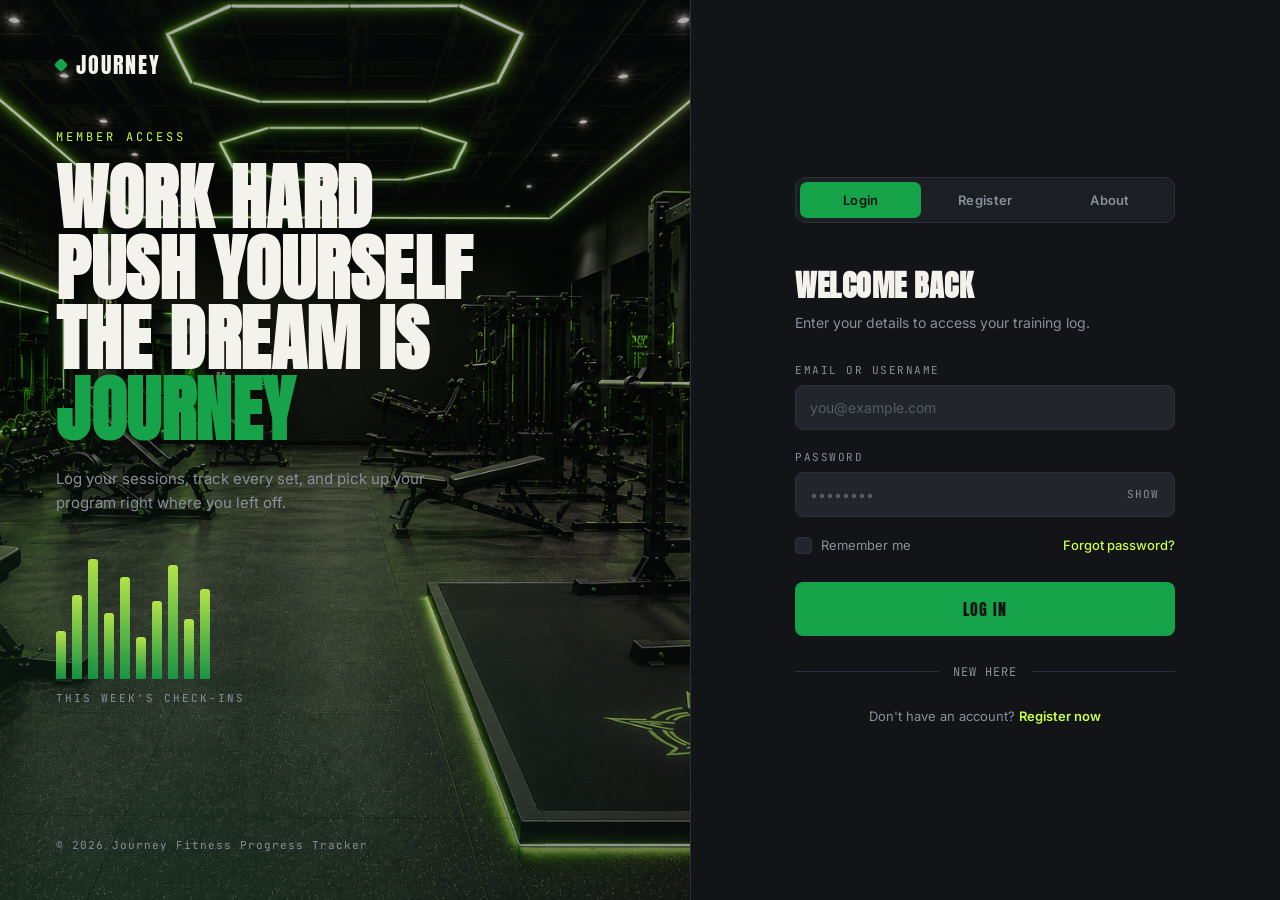
<file: index.html>
<!DOCTYPE html>
<html lang="en">
<head>
<meta charset="UTF-8">
<meta name="viewport" content="width=device-width, initial-scale=1.0">
<title>JOURNEY — Login</title>
<link rel="preconnect" href="https://fonts.googleapis.com">
<link href="https://fonts.googleapis.com/css2?family=Anton&family=Inter:wght@400;500;600;700&family=JetBrains+Mono:wght@500;700&display=swap" rel="stylesheet">
<link rel="stylesheet" href="login.css">
  
</head>
<body>

  <section class="panel-left">

    

    <div class="brand"><span class="dot"></span>JOURNEY</div>

    <div class="hero">
      <div class="eyebrow">Member Access</div>
      <h1 class="headline">Work Hard<br>Push yourself<br>The Dream is<br><span>JOURNEY</span></h1>
      <p class="sub">Log your sessions, track every set, and pick up your program right where you left off.</p>

      <div class="tally" aria-hidden="true">
        <div class="bar"></div><div class="bar"></div><div class="bar"></div><div class="bar"></div><div class="bar"></div>
        <div class="bar"></div><div class="bar"></div><div class="bar"></div><div class="bar"></div><div class="bar"></div>
      </div>
      <div class="tally-label">This week's check-ins</div>
    </div>

    <div class="foot-note">© 2026 Journey Fitness Progress Tracker</div>
  </section>

  <section class="panel-right">
    <div class="form-wrap">

      <nav class="tabs">
        <a href="#" class="active">Login</a>
        <a href="register.html">Register</a>
        <a href="about.html">About</a>
      </nav>

      <h2 class="form-title">Welcome back</h2>
      <p class="form-desc">Enter your details to access your training log.</p>

      <form action="#" method="POST">
        <div class="field">
          <label for="identifier">Email or Username</label>
          <div class="input-row">
            <input type="text" id="identifier" name="identifier" placeholder="you@example.com" autocomplete="username" required>
          </div>
        </div>

        <div class="field">
          <label for="password">Password</label>
          <div class="input-row">
            <input type="password" id="password" name="password" placeholder="••••••••" autocomplete="current-password" required>
            <button type="button" class="toggle-visibility" id="toggleBtn" aria-label="Show password">Show</button>
          </div>
        </div>

        <div class="row-between">
          <label class="remember">
            <input type="checkbox" id="remember" name="remember">
            <span>Remember me</span>
          </label>
          <a href="forgotpass.html" class="forgot">Forgot password?</a>
        </div>

        <button type="submit" class="btn-submit">Log In</button>
      </form>

      <div class="divider">New here</div>

      <p class="signup-note">Don't have an account? <a href="register.html">Register now</a></p>

    </div>
  </section>


<script src="login.js"></script>

</body>
</html>
</file>
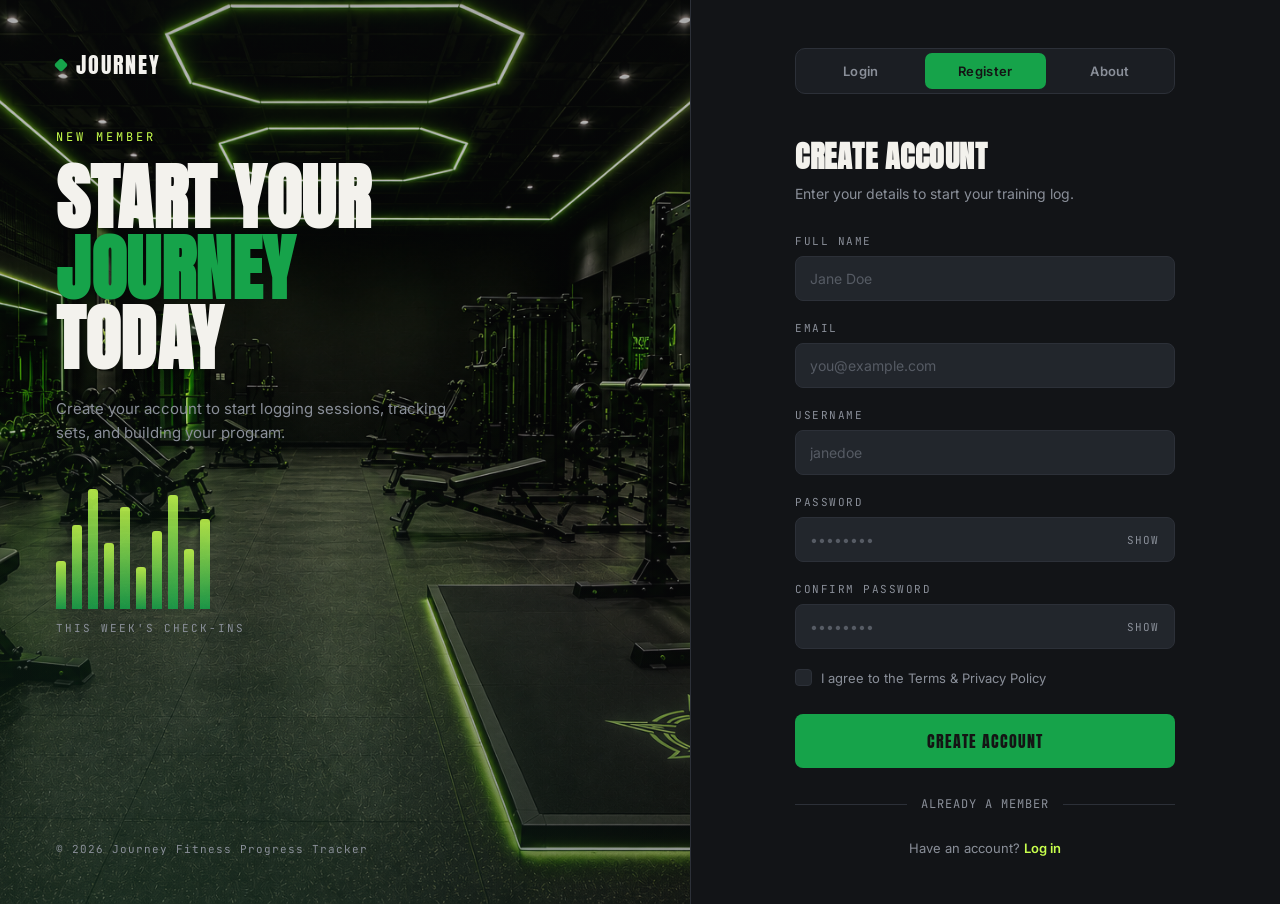
<file: register.html>
<!DOCTYPE html>
<html lang="en">
<head>
<meta charset="UTF-8">
<meta name="viewport" content="width=device-width, initial-scale=1.0">
<title>JOURNEY — Register</title>
<link rel="preconnect" href="https://fonts.googleapis.com">
<link href="https://fonts.googleapis.com/css2?family=Anton&family=Inter:wght@400;500;600;700&family=JetBrains+Mono:wght@500;700&display=swap" rel="stylesheet">
<link rel="stylesheet" href="login.css">

</head>
<body>

  <section class="panel-left">
    <div class="brand"><span class="dot"></span>JOURNEY</div>

    <div class="hero">
  <div class="eyebrow">New Member</div>
  <h1 class="headline">Start your<br><span>JOURNEY</span><br>Today</h1>
  <p class="sub">Create your account to start logging sessions, tracking sets, and building your program.</p>

      <div class="tally" aria-hidden="true">
        <div class="bar"></div><div class="bar"></div><div class="bar"></div><div class="bar"></div><div class="bar"></div>
        <div class="bar"></div><div class="bar"></div><div class="bar"></div><div class="bar"></div><div class="bar"></div>
      </div>
      <div class="tally-label">This week's check-ins</div>
    </div>

    <div class="foot-note">© 2026 Journey Fitness Progress Tracker</div>
  </section>

  <section class="panel-right">
    <div class="form-wrap">

      <nav class="tabs">
        <a href="index.html">Login</a>
        <a href="#" class="active">Register</a>
        <a href="about.html">About</a>
      </nav>

      <h2 class="form-title">Create account</h2>
      <p class="form-desc">Enter your details to start your training log.</p>

      <form action="#" method="POST">
        <div class="field">
          <label for="fullname">Full Name</label>
          <div class="input-row">
            <input type="text" id="fullname" name="fullname" placeholder="Jane Doe" autocomplete="name" required>
          </div>
        </div>

        <div class="field">
          <label for="email">Email</label>
          <div class="input-row">
            <input type="email" id="email" name="email" placeholder="you@example.com" autocomplete="email" required>
          </div>
        </div>

        <div class="field">
          <label for="username">Username</label>
          <div class="input-row">
            <input type="text" id="username" name="username" placeholder="janedoe" autocomplete="username" required>
          </div>
        </div>

        <div class="field">
          <label for="password">Password</label>
          <div class="input-row">
            <input type="password" id="password" name="password" placeholder="••••••••" autocomplete="new-password" required>
            <button type="button" class="toggle-visibility" id="toggleBtn" aria-label="Show password">Show</button>
          </div>
        </div>

        <div class="field">
          <label for="confirm-password">Confirm Password</label>
          <div class="input-row">
            <input type="password" id="confirm-password" name="confirm-password" placeholder="••••••••" autocomplete="new-password" required>
            <button type="button" class="toggle-visibility" id="toggleBtn2" aria-label="Show password">Show</button>
          </div>
        </div>

        <div class="row-between">
          <label class="remember">
            <input type="checkbox" id="terms" name="terms" required>
            <span>I agree to the Terms &amp; Privacy Policy</span>
          </label>
        </div>

        <button type="submit" class="btn-submit">Create Account</button>
      </form>

      <div class="divider">Already a member</div>

      <p class="signup-note">Have an account? <a href="index.html">Log in</a></p>

    </div>
  </section>


<script src="register.js"></script>

</body>
</html>
</file>
<file: login.css>
:root{
    --bg:#121417;
    --surface:#1B1E23;
    --surface-2:#22262C;
    --line:#2C3038;
    --text:#F3F2ED;
    --text-muted:#8A8F99;
    --accent:#16a34a;
    --accent-2:#C8FF4D;
  }

  *{box-sizing:border-box;margin:0;padding:0;}

  body{
    font-family:'Inter',sans-serif;
    background:var(--bg);
    color:var(--text);
    min-height:100vh;
    display:flex;
  }

  a{color:inherit;text-decoration:none;}

  /* ===== LEFT PANEL ===== */
.panel-left{
  flex:1.1;
  position:relative;
  display:flex;
  flex-direction:column;
  justify-content:space-between;
  padding:48px 56px;
  background:
    linear-gradient(180deg, rgba(18,20,23,0.35) 0%, rgba(18,20,23,0.2) 40%, rgba(18,20,23,0.45) 100%),
    radial-gradient(circle at 20% 110%, rgba(22,163,74,0.25), transparent 55%),
    url('loginbg2.png') center/cover no-repeat;
  border-right:1px solid var(--line);
  overflow:hidden;
}


  .brand{
    font-family:'Anton',sans-serif;
    font-size:22px;
    letter-spacing:2px;
    display:flex;
    align-items:center;
    gap:10px;
  }
  .brand .dot{
    width:10px;height:10px;background:var(--accent);border-radius:2px;
    transform:rotate(45deg);
  }

.hero{
  max-width:520px;
  margin-top:48px;   /* controls brand → hero gap directly */
}


  .eyebrow{
    font-family:'JetBrains Mono',monospace;
    font-size:12px;
    letter-spacing:3px;
    color:var(--accent-2);
    text-transform:uppercase;
    margin-bottom:18px;
  }
  .headline{
    font-family:'Anton',sans-serif;
    font-size:clamp(44px, 6vw, 72px);
    line-height:0.98;
    letter-spacing:0.5px;
    text-transform:uppercase;
  }
  .headline span{color:var(--accent);}
  .sub{
    margin-top:22px;
    color:var(--text-muted);
    font-size:15px;
    line-height:1.6;
    max-width:400px;
  }

  /* Signature element: rep-tally bar stack */
  .tally{
    display:flex;
    align-items:flex-end;
    gap:6px;
    height:120px;
    margin-top:44px;
  }
  .tally .bar{
    width:10px;
    background:linear-gradient(180deg, var(--accent-2), var(--accent));
    border-radius:3px 3px 0 0;
    opacity:0.85;
    animation:pulse 2.6s ease-in-out infinite;
  }
  @keyframes pulse{
    0%,100%{transform:scaleY(0.55);}
    50%{transform:scaleY(1);}
  }
  .tally .bar:nth-child(1){height:40%;animation-delay:0s;}
  .tally .bar:nth-child(2){height:70%;animation-delay:0.15s;}
  .tally .bar:nth-child(3){height:100%;animation-delay:0.3s;}
  .tally .bar:nth-child(4){height:55%;animation-delay:0.45s;}
  .tally .bar:nth-child(5){height:85%;animation-delay:0.6s;}
  .tally .bar:nth-child(6){height:35%;animation-delay:0.75s;}
  .tally .bar:nth-child(7){height:65%;animation-delay:0.9s;}
  .tally .bar:nth-child(8){height:95%;animation-delay:1.05s;}
  .tally .bar:nth-child(9){height:50%;animation-delay:1.2s;}
  .tally .bar:nth-child(10){height:75%;animation-delay:1.35s;}
  .tally-label{
    font-family:'JetBrains Mono',monospace;
    font-size:11px;
    letter-spacing:2px;
    color:var(--text-muted);
    margin-top:12px;
    text-transform:uppercase;
  }

  .foot-note{
    font-family:'JetBrains Mono',monospace;
    font-size:11px;
    color:var(--text-muted);
    letter-spacing:1px;
    margin-top:auto;   /* pushes just the footer to the bottom */
}
  

  /* ===== RIGHT PANEL ===== */
  .panel-right{
    flex:1;
    display:flex;
    flex-direction:column;
    align-items:center;
    justify-content:center;
    padding:48px 32px;
  }

  .form-wrap{
    width:100%;
    max-width:380px;
  }

  nav.tabs{
    display:flex;
    gap:4px;
    background:var(--surface);
    border:1px solid var(--line);
    border-radius:10px;
    padding:4px;
    margin-bottom:40px;
  }
  nav.tabs a{
    flex:1;
    text-align:center;
    padding:10px 0;
    font-size:13px;
    font-weight:600;
    letter-spacing:0.3px;
    border-radius:7px;
    color:var(--text-muted);
    transition:all 0.15s ease;
  }
  nav.tabs a.active{
    background:var(--accent);
    color:#141414;
  }
  nav.tabs a:not(.active):hover{
    color:var(--text);
  }

  .form-title{
    font-family:'Anton',sans-serif;
    font-size:30px;
    text-transform:uppercase;
    letter-spacing:0.5px;
    margin-bottom:6px;
  }
  .form-desc{
    color:var(--text-muted);
    font-size:14px;
    margin-bottom:32px;
  }

  .field{
    margin-bottom:20px;
  }
  .field label{
    display:block;
    font-family:'JetBrains Mono',monospace;
    font-size:11px;
    letter-spacing:1.5px;
    text-transform:uppercase;
    color:var(--text-muted);
    margin-bottom:8px;
  }
  .input-row{
    position:relative;
  }
  .field input{
    width:100%;
    background:var(--surface-2);
    border:1px solid var(--line);
    border-radius:8px;
    padding:13px 14px;
    color:var(--text);
    font-size:14px;
    font-family:'Inter',sans-serif;
    outline:none;
    transition:border-color 0.15s ease, box-shadow 0.15s ease;
  }
  .field input::placeholder{color:#565B64;}
  .field input:focus{
    border-color:var(--accent);
    box-shadow:0 0 0 3px rgba(255,75,51,0.15);
  }

  .toggle-visibility{
    position:absolute;
    right:12px;
    top:50%;
    transform:translateY(-50%);
    background:none;
    border:none;
    color:var(--text-muted);
    font-family:'JetBrains Mono',monospace;
    font-size:11px;
    letter-spacing:1px;
    cursor:pointer;
    text-transform:uppercase;
    padding:4px;
  }
  .toggle-visibility:hover{color:var(--accent-2);}

  .row-between{
    display:flex;
    align-items:center;
    justify-content:space-between;
    margin-bottom:28px;
  }

  .remember{
    display:flex;
    align-items:center;
    gap:9px;
    cursor:pointer;
    user-select:none;
  }
  .remember input[type="checkbox"]{
    appearance:none;
    width:17px;
    height:17px;
    border:1.5px solid var(--line);
    border-radius:4px;
    background:var(--surface-2);
    cursor:pointer;
    position:relative;
    flex-shrink:0;
  }
  .remember input[type="checkbox"]:checked{
    background:var(--accent);
    border-color:var(--accent);
  }
  .remember input[type="checkbox"]:checked::after{
    content:"";
    position:absolute;
    left:5px;
    top:1px;
    width:4px;
    height:9px;
    border:solid #141414;
    border-width:0 2px 2px 0;
    transform:rotate(45deg);
  }
  .remember span{
    font-size:13px;
    color:var(--text-muted);
  }

  .forgot{
    font-size:13px;
    color:var(--accent-2);
    font-weight:500;
  }
  .forgot:hover{text-decoration:underline;}

  .btn-submit{
    width:100%;
    padding:15px;
    background:var(--accent);
    color:#141414;
    border:none;
    border-radius:8px;
    font-family:'Anton',sans-serif;
    font-size:16px;
    letter-spacing:1px;
    text-transform:uppercase;
    cursor:pointer;
    transition:transform 0.1s ease, background 0.15s ease;
  }
  .btn-submit:hover{
    background:#FF5F49;
  }
  .btn-submit:active{
    transform:scale(0.985);
  }

  .divider{
    display:flex;
    align-items:center;
    gap:14px;
    margin:28px 0;
    color:var(--text-muted);
    font-size:12px;
    font-family:'JetBrains Mono',monospace;
    text-transform:uppercase;
    letter-spacing:1px;
  }
  .divider::before, .divider::after{
    content:"";
    flex:1;
    height:1px;
    background:var(--line);
  }

  .signup-note{
    text-align:center;
    font-size:13px;
    color:var(--text-muted);
  }
  .signup-note a{
    color:var(--accent-2);
    font-weight:600;
  }
  .signup-note a:hover{text-decoration:underline;}

  @media (max-width: 860px){
    body{flex-direction:column;}
    .panel-left{
      border-right:none;
      border-bottom:1px solid var(--line);
      padding:36px;
    }
    .headline{font-size:40px;}
    .tally{height:70px;}
    .panel-right{padding:40px 24px;}
  }

  :focus-visible{
    outline:2px solid var(--accent-2);
    outline-offset:2px;
  }

  @media (prefers-reduced-motion: reduce){
    .tally .bar{animation:none;}
  }
</file>
